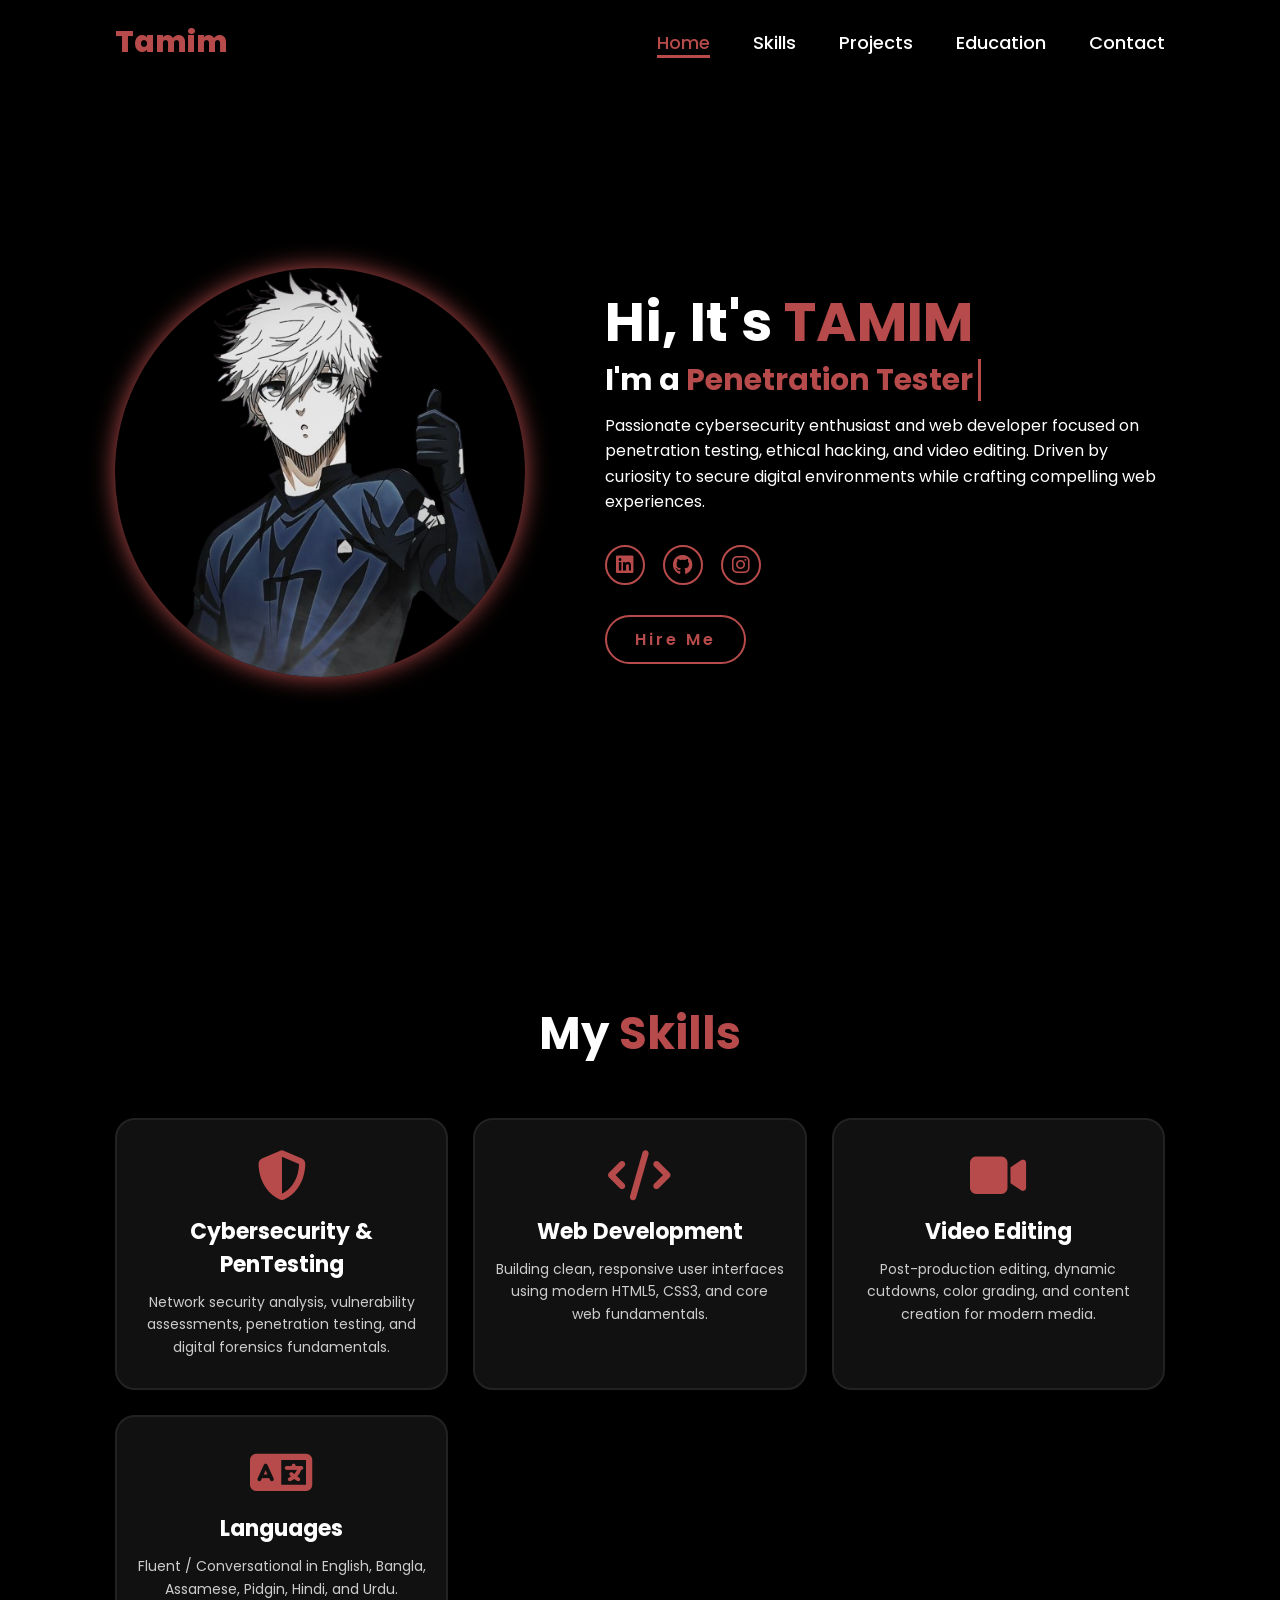
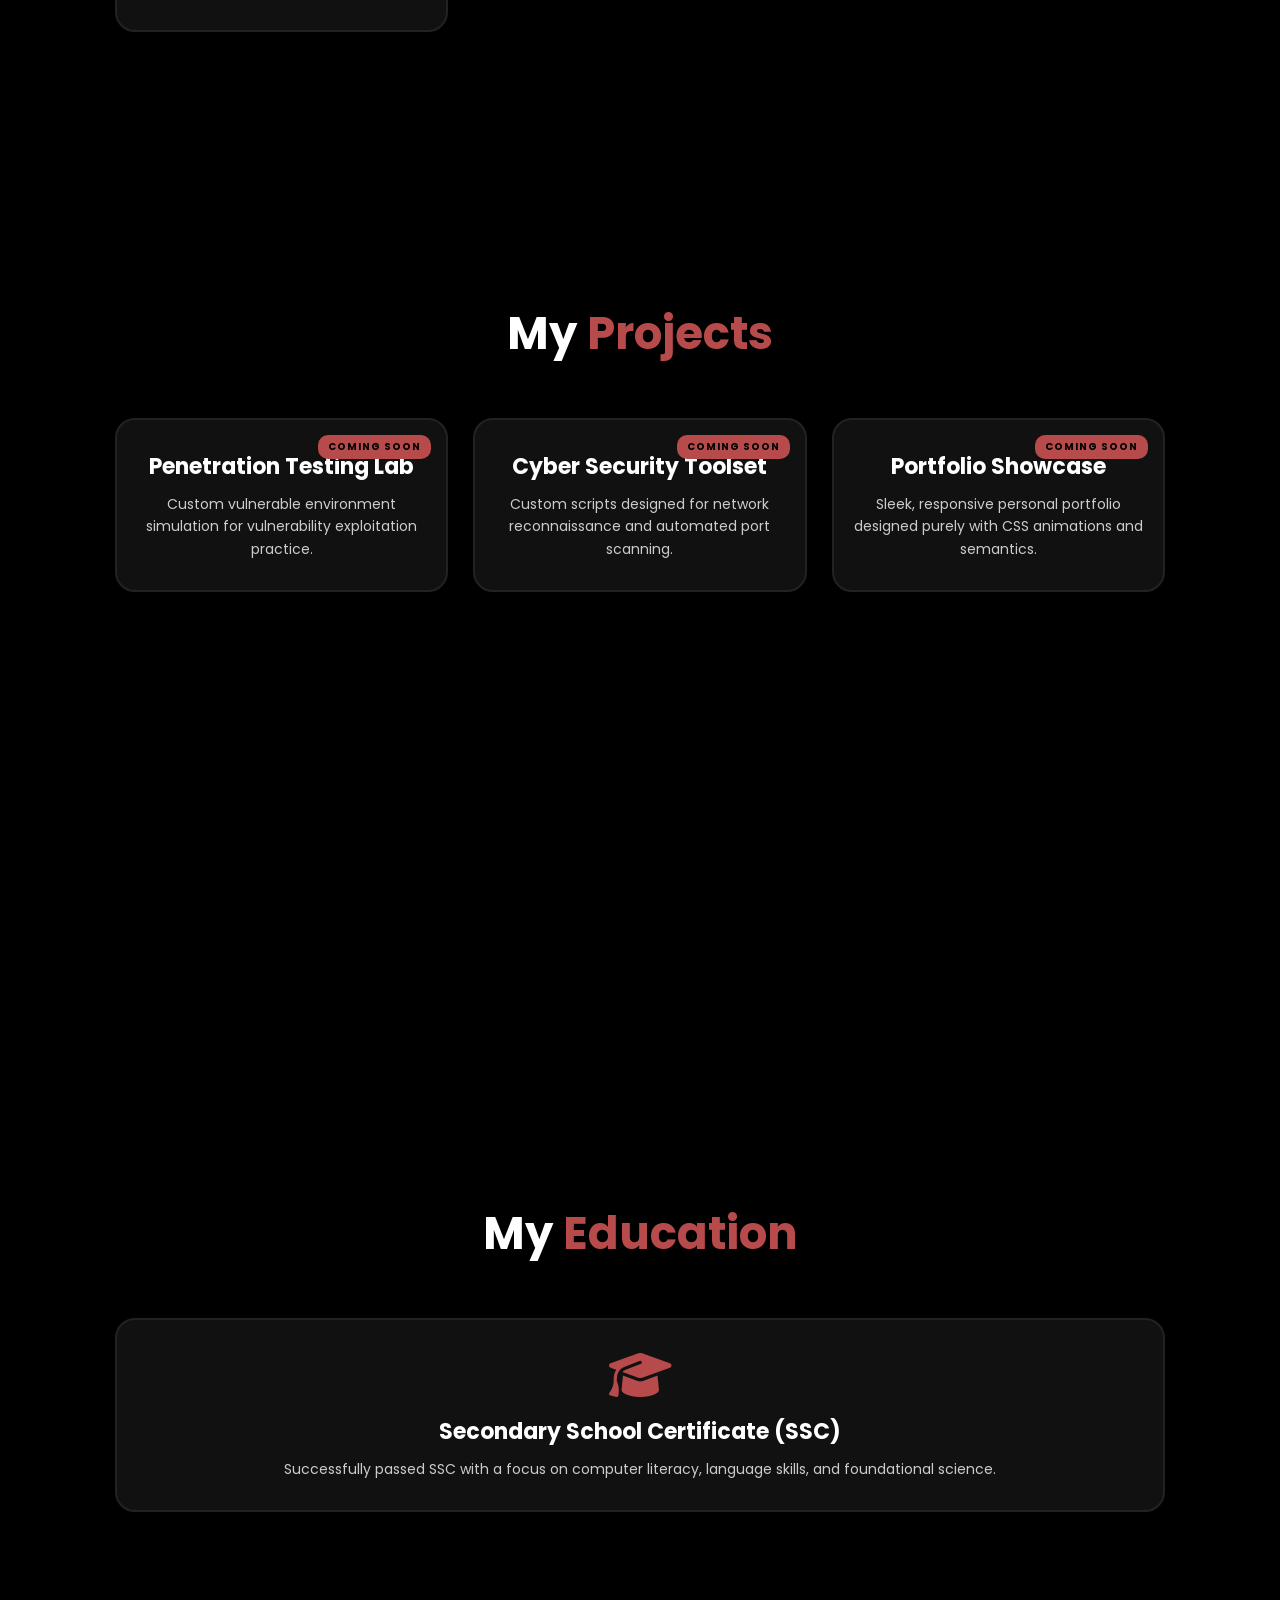
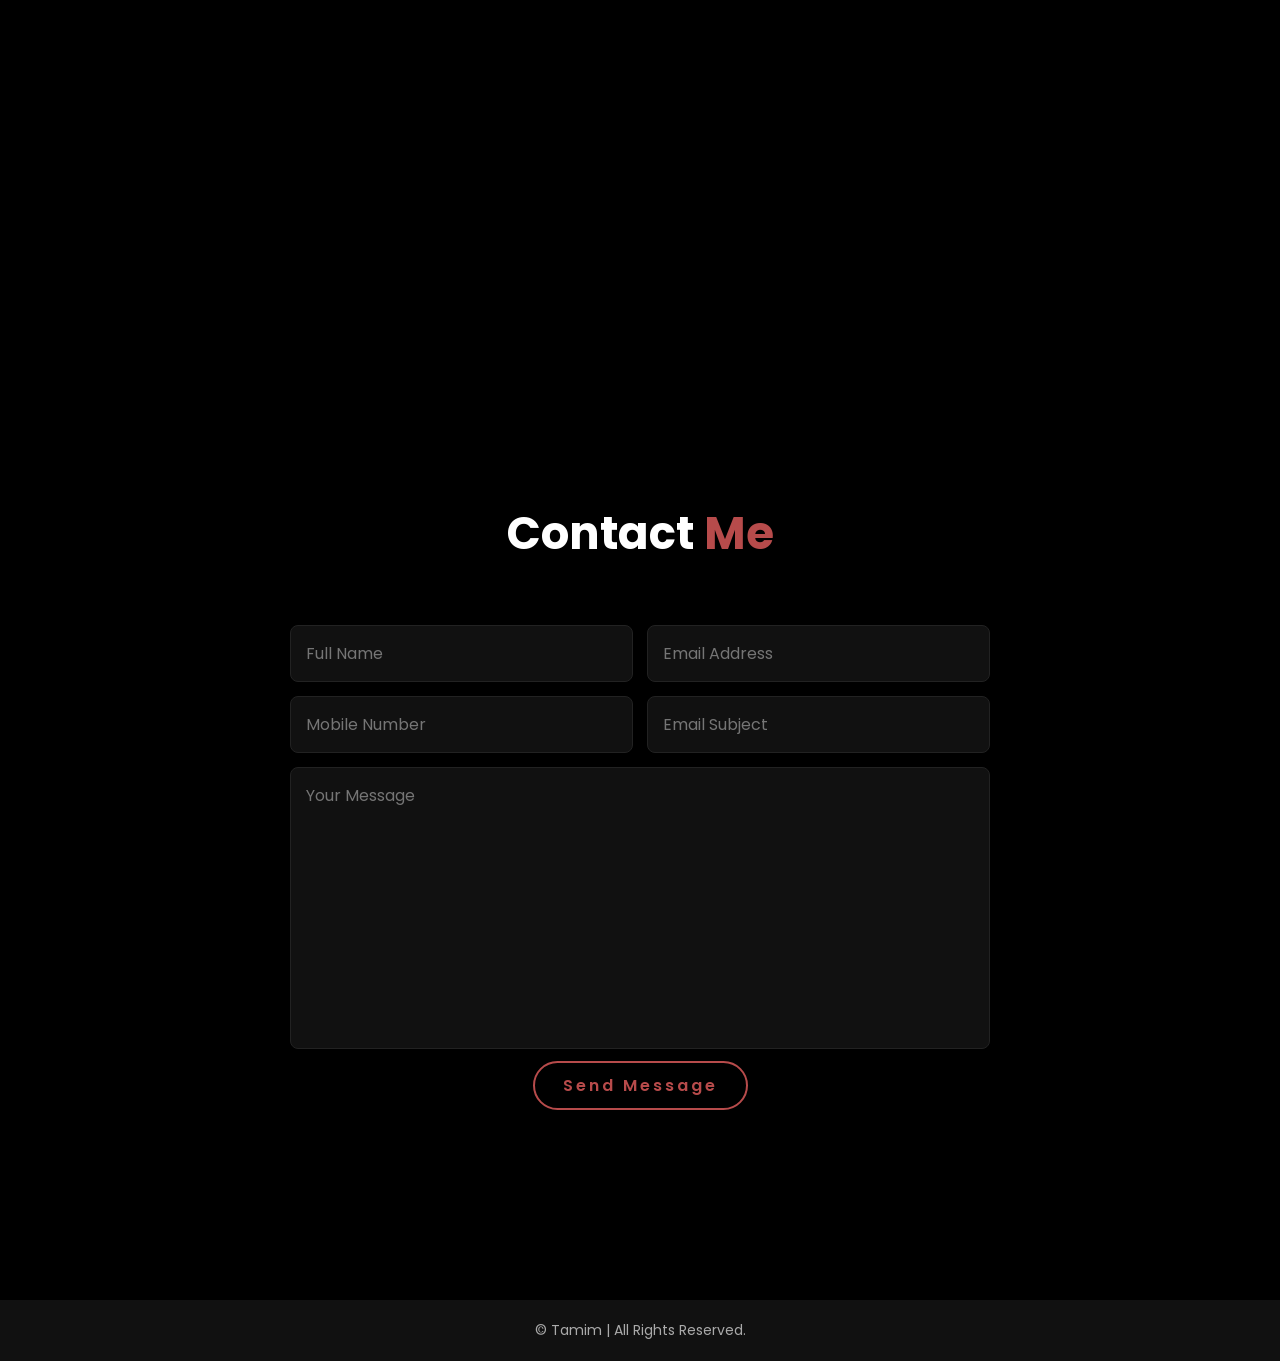
<file: index.html>
<!DOCTYPE html>
<html lang="en">
<head>
    <meta charset="UTF-8">
    <meta name="viewport" content="width=device-width, initial-scale=1.0">
    <link rel="stylesheet" href="https://cdnjs.cloudflare.com/ajax/libs/font-awesome/6.5.2/css/all.min.css">
    <link rel="stylesheet" href="style.css">
    <title>Tamim| Portfolio</title>
</head>
<body>
    <header>
        <a href="#home" class="logo">Tamim</a>
        <input type="checkbox" id="check">
        <label for="check" id="menu-icon">
            <i class="fa-solid fa-bars"></i>
        </label>

        <nav>
            <a href="#home" class="active">Home</a>
            <a href="#skills">Skills</a>
            <a href="#projects">Projects</a>
            <a href="#education">Education</a>
            <a href="#contact">Contact</a>
        </nav>
    </header>
    <section class="home" id="home">
        <div class="home-img">
            <img src="main.png" alt="Tamim Alam Profile Picture">
        </div>
        <div class="home-content">
            <h1>Hi, It's <span>TAMIM</span></h1>
            <h3 class="typing-text">I'm a <span></span></h3>
            <p>
                Passionate cybersecurity enthusiast and web developer focused on penetration testing, ethical hacking, and video editing. Driven by curiosity to secure digital environments while crafting compelling web experiences.
            </p>
            
            <div class="social-icons">
                <a href="https://www.linkedin.com/in/tamim-alam-187309416/" target="_blank"><i class="fa-brands fa-linkedin"></i></a>
                <a href="https://github.com/minatonamikaze359" target="_blank"><i class="fa-brands fa-github"></i></a>
                <a href="https://instagram.com/minatonamikaze359" target="_blank"><i class="fa-brands fa-instagram"></i></a>
            </div>
            
            <a href="#contact" class="btn">Hire Me</a>
        </div>
    </section>

   
    <section class="skills" id="skills">
        <h2 class="heading">My <span>Skills</span></h2>
        
        <div class="skills-container">
            <div class="skill-box">
                <i class="fa-solid fa-shield-halved"></i>
                <h3>Cybersecurity & PenTesting</h3>
                <p>Network security analysis, vulnerability assessments, penetration testing, and digital forensics fundamentals.</p>
            </div>

            <div class="skill-box">
                <i class="fa-solid fa-code"></i>
                <h3>Web Development</h3>
                <p>Building clean, responsive user interfaces using modern HTML5, CSS3, and core web fundamentals.</p>
            </div>

            <div class="skill-box">
                <i class="fa-solid fa-video"></i>
                <h3>Video Editing</h3>
                <p>Post-production editing, dynamic cutdowns, color grading, and content creation for modern media.</p>
            </div>

            <div class="skill-box">
                <i class="fa-solid fa-language"></i>
                <h3>Languages</h3>
                <p>Fluent / Conversational in English, Bangla, Assamese, Pidgin, Hindi, and Urdu.</p>
            </div>
        </div>
    </section>

 
    <section class="projects" id="projects">
        <h2 class="heading">My <span>Projects</span></h2>
        
        <div class="projects-container">
            <div class="project-card">
                <div class="badge">COMING SOON</div>
                <h3>Penetration Testing Lab</h3>
                <p>Custom vulnerable environment simulation for vulnerability exploitation practice.</p>
            </div>

            <div class="project-card">
                <div class="badge">COMING SOON</div>
                <h3>Cyber Security Toolset</h3>
                <p>Custom scripts designed for network reconnaissance and automated port scanning.</p>
            </div>

            <div class="project-card">
                <div class="badge">COMING SOON</div>
                <h3>Portfolio Showcase</h3>
                <p>Sleek, responsive personal portfolio designed purely with CSS animations and semantics.</p>
            </div>
        </div>
    </section>


    <section class="education" id="education">
        <h2 class="heading">My <span>Education</span></h2>
        
        <div class="education-container">
            <div class="education-box">
                <i class="fa-solid fa-graduation-cap"></i>
                <h3>Secondary School Certificate (SSC)</h3>
                <p>Successfully passed SSC with a focus on computer literacy, language skills, and foundational science.</p>
            </div>
        </div>
    </section>

    
    <section class="contact" id="contact">
        <h2 class="heading">Contact <span>Me</span></h2>
        
        <form action="#">
            <div class="input-box">
                <input type="text" placeholder="Full Name" required>
                <input type="email" placeholder="Email Address" required>
            </div>
            <div class="input-box">
                <input type="number" placeholder="Mobile Number">
                <input type="text" placeholder="Email Subject">
            </div>
            <textarea name="" id="" cols="30" rows="10" placeholder="Your Message" required></textarea>
            <input type="submit" value="Send Message" class="btn">
        </form>
    </section>

    <footer class="footer">
        <p>&copy; Tamim | All Rights Reserved.</p>
    </footer>
</body>
</html>
</file>
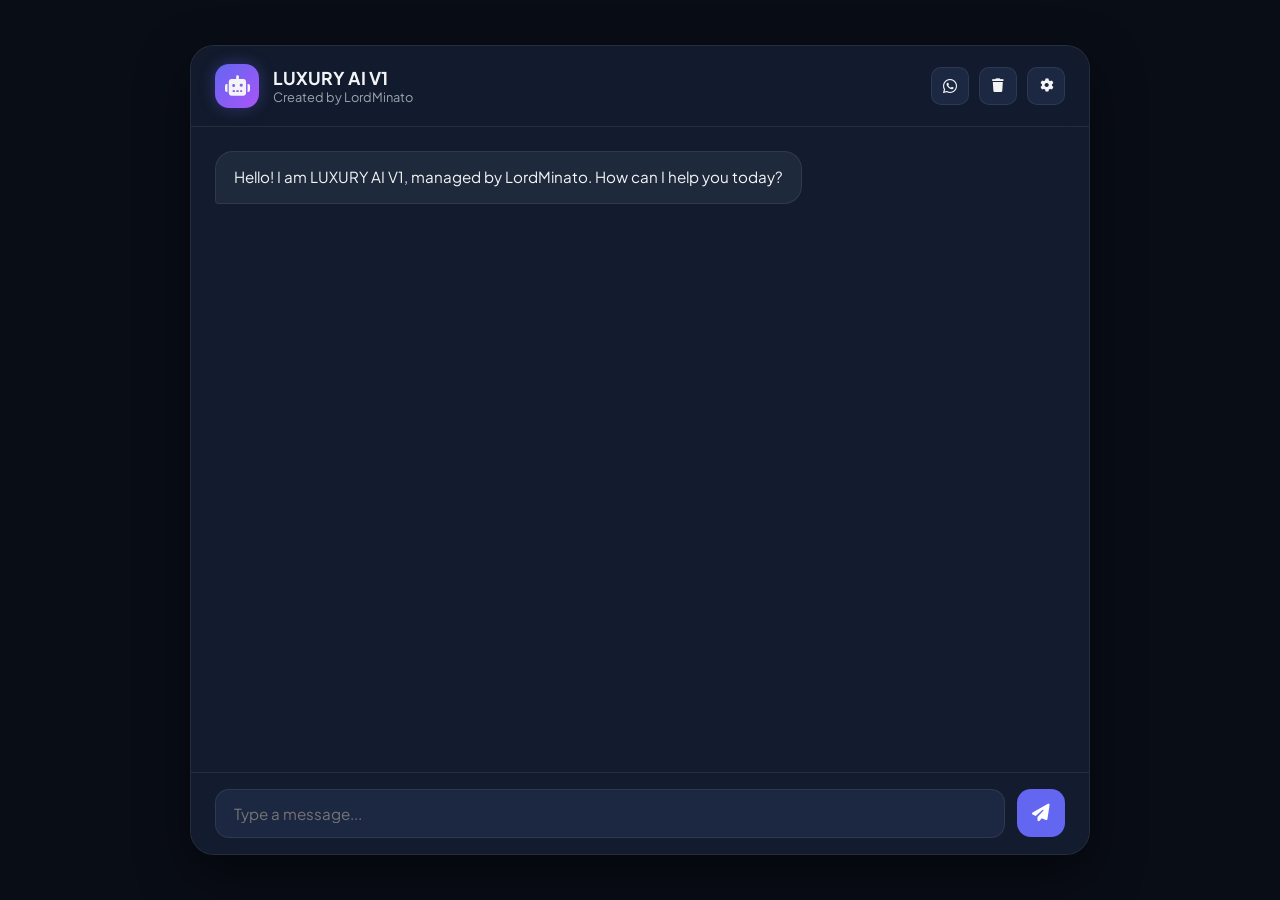
<file: testai.html>
<!DOCTYPE html>
<html lang="en">
<head>
    <meta charset="UTF-8">
    <meta name="viewport" content="width=device-width, initial-scale=1.0">
    <title>AI Assistant Studio</title>
    <link href="https://fonts.googleapis.com/css2?family=Plus+Jakarta+Sans:wght@400;500;600;700&display=swap" rel="stylesheet">
    <link rel="stylesheet" href="https://cdnjs.cloudflare.com/ajax/libs/font-awesome/6.4.0/css/all.min.css">
    <style>
        :root {
            --bg-primary: #090d16;
            --bg-secondary: #131b2e;
            --bg-tertiary: #1c2742;
            --accent: #6366f1;
            --accent-glow: rgba(99, 102, 241, 0.35);
            --text-main: #f3f4f6;
            --text-muted: #9ca3af;
            --border: rgba(255, 255, 255, 0.08);
            --user-msg: #4f46e5;
            --bot-msg: #1e293b;
            --error: #ef4444;
        }

        * {
            box-sizing: border-box;
            margin: 0;
            padding: 0;
            font-family: 'Plus Jakarta Sans', sans-serif;
        }

        body {
            background-color: var(--bg-primary);
            color: var(--text-main);
            height: 100vh;
            display: flex;
            align-items: center;
            justify-content: center;
            overflow: hidden;
        }

        .chat-container {
            width: 100%;
            max-width: 900px;
            height: 90vh;
            background: var(--bg-secondary);
            border: 1px solid var(--border);
            border-radius: 24px;
            display: flex;
            flex-direction: column;
            box-shadow: 0 20px 50px rgba(0,0,0,0.5);
            overflow: hidden;
            position: relative;
        }

        /* Header */
        header {
            padding: 18px 24px;
            background: rgba(19, 27, 46, 0.8);
            backdrop-filter: blur(12px);
            border-bottom: 1px solid var(--border);
            display: flex;
            justify-content: space-between;
            align-items: center;
            z-index: 10;
        }

        .bot-info {
            display: flex;
            align-items: center;
            gap: 14px;
        }

        .avatar {
            width: 44px;
            height: 44px;
            border-radius: 14px;
            background: linear-gradient(135deg, var(--accent), #a855f7);
            display: flex;
            align-items: center;
            justify-content: center;
            font-size: 20px;
            box-shadow: 0 0 15px var(--accent-glow);
        }

        .details h2 {
            font-size: 1.1rem;
            font-weight: 700;
        }

        .details p {
            font-size: 0.8rem;
            color: var(--text-muted);
        }

        .header-actions {
            display: flex;
            gap: 10px;
        }

        .icon-btn {
            background: var(--bg-tertiary);
            border: 1px solid var(--border);
            color: var(--text-main);
            width: 38px;
            height: 38px;
            border-radius: 10px;
            cursor: pointer;
            display: flex;
            align-items: center;
            justify-content: center;
            transition: 0.2s;
            text-decoration: none;
        }

        .icon-btn:hover {
            background: var(--accent);
            transform: translateY(-2px);
        }

        /* Chat Window */
        .chat-box {
            flex: 1;
            padding: 24px;
            overflow-y: auto;
            display: flex;
            flex-direction: column;
            gap: 18px;
            scroll-behavior: smooth;
        }

        .message {
            max-width: 75%;
            padding: 14px 18px;
            border-radius: 18px;
            font-size: 0.95rem;
            line-height: 1.5;
            word-wrap: break-word;
            animation: fadeIn 0.3s ease-in-out;
        }

        @keyframes fadeIn {
            from { opacity: 0; transform: translateY(10px); }
            to { opacity: 1; transform: translateY(0); }
        }

        .message.user {
            align-self: flex-end;
            background: var(--user-msg);
            color: #fff;
            border-bottom-right-radius: 4px;
        }

        .message.bot {
            align-self: flex-start;
            background: var(--bot-msg);
            border: 1px solid var(--border);
            border-bottom-left-radius: 4px;
        }

        /* Input Area */
        .input-container {
            padding: 16px 24px;
            background: var(--bg-secondary);
            border-top: 1px solid var(--border);
            display: flex;
            gap: 12px;
        }

        .input-container input {
            flex: 1;
            background: var(--bg-tertiary);
            border: 1px solid var(--border);
            border-radius: 14px;
            padding: 14px 18px;
            color: #fff;
            outline: none;
            font-size: 0.95rem;
            transition: 0.2s;
        }

        .input-container input:focus {
            border-color: var(--accent);
            box-shadow: 0 0 10px var(--accent-glow);
        }

        .send-btn {
            background: var(--accent);
            border: none;
            width: 48px;
            height: 48px;
            border-radius: 14px;
            color: #fff;
            cursor: pointer;
            display: flex;
            align-items: center;
            justify-content: center;
            font-size: 1.1rem;
            transition: 0.2s;
        }

        .send-btn:hover {
            opacity: 0.9;
            transform: scale(1.05);
        }

        /* Modals */
        .modal {
            display: none;
            position: absolute;
            top: 0; left: 0; width: 100%; height: 100%;
            background: rgba(0, 0, 0, 0.7);
            backdrop-filter: blur(8px);
            z-index: 100;
            align-items: center;
            justify-content: center;
        }

        .modal-content {
            background: var(--bg-secondary);
            border: 1px solid var(--border);
            width: 90%;
            max-width: 450px;
            padding: 24px;
            border-radius: 20px;
            display: flex;
            flex-direction: column;
            gap: 16px;
        }

        .modal-content h3 {
            font-size: 1.2rem;
            margin-bottom: 4px;
        }

        .form-group {
            display: flex;
            flex-direction: column;
            gap: 6px;
        }

        .form-group label {
            font-size: 0.85rem;
            color: var(--text-muted);
        }

        .form-group input {
            background: var(--bg-tertiary);
            border: 1px solid var(--border);
            padding: 10px 14px;
            border-radius: 10px;
            color: #fff;
            outline: none;
        }

        .error-msg {
            color: var(--error);
            font-size: 0.8rem;
            display: none;
        }

        .modal-actions {
            display: flex;
            justify-content: flex-end;
            gap: 10px;
            margin-top: 10px;
        }

        .btn {
            padding: 10px 18px;
            border-radius: 10px;
            border: none;
            cursor: pointer;
            font-weight: 600;
        }

        .btn-primary { background: var(--accent); color: #fff; }
        .btn-secondary { background: var(--bg-tertiary); color: var(--text-muted); }
    </style>
</head>
<body>

    <div class="chat-container">
        <header>
            <div class="bot-info">
                <div class="avatar"><i class="fa-solid fa-robot"></i></div>
                <div class="details">
                    <h2 id="display-bot-name">AI Assistant</h2>
                    <p>Created by <span id="display-owner">Owner</span></p>
                </div>
            </div>
            <div class="header-actions">
                <a id="wa-link" href="#" target="_blank" class="icon-btn" title="WhatsApp Channel">
                    <i class="fa-brands fa-whatsapp"></i>
                </a>
                <button class="icon-btn" onclick="clearMemory()" title="Clear Memory">
                    <i class="fa-solid fa-trash"></i>
                </button>
                <button class="icon-btn" onclick="openAdminPortal()" title="Admin Configuration">
                    <i class="fa-solid fa-gear"></i>
                </button>
            </div>
        </header>

        <div class="chat-box" id="chat-box"></div>

        <div class="input-container">
            <input type="text" id="user-input" placeholder="Type a message..." onkeypress="handleKeyPress(event)">
            <button class="send-btn" onclick="sendMessage()">
                <i class="fa-solid fa-paper-plane"></i>
            </button>
        </div>
    </div>

    <!-- Admin Login Modal -->
    <div class="modal" id="login-modal">
        <div class="modal-content">
            <h3>Admin Login</h3>
            <div class="form-group">
                <label>Username</label>
                <input type="text" id="login-username" placeholder="Enter username">
            </div>
            <div class="form-group">
                <label>Password</label>
                <input type="password" id="login-password" placeholder="Enter password">
            </div>
            <div class="error-msg" id="login-error">Invalid username or password.</div>
            <div class="modal-actions">
                <button class="btn btn-secondary" onclick="toggleModal('login-modal', false)">Cancel</button>
                <button class="btn btn-primary" onclick="verifyLogin()">Login</button>
            </div>
        </div>
    </div>

    <!-- Configuration Modal -->
    <div class="modal" id="config-modal">
        <div class="modal-content">
            <h3>Custom Configuration</h3>
            <div class="form-group">
                <label>AI Name</label>
                <input type="text" id="cfg-bot-name">
            </div>
            <div class="form-group">
                <label>Owner Name</label>
                <input type="text" id="cfg-owner">
            </div>
            <div class="form-group">
                <label>WhatsApp Channel URL</label>
                <input type="text" id="cfg-wa-link">
            </div>
            <div class="modal-actions">
                <button class="btn btn-secondary" onclick="toggleModal('config-modal', false)">Cancel</button>
                <button class="btn btn-primary" onclick="saveSettings()">Save Configuration</button>
            </div>
        </div>
    </div>

    <script>
        const CREDENTIALS = {
            user: "admin",
            pass: "Minato5151@"
        };

        const defaultConfig = {
            botName: "LUXURY AI V1",
            owner: "LordMinato",
            waLink: "https://whatsapp.com/channel/example"
        };

        let config = JSON.parse(localStorage.getItem('ai_bot_config')) || defaultConfig;
        let chatMemory = JSON.parse(localStorage.getItem('ai_bot_memory')) || [];

        window.onload = () => {
            applyConfig();
            loadChatHistory();
        };

        function applyConfig() {
            document.getElementById('display-bot-name').innerText = config.botName;
            document.getElementById('display-owner').innerText = config.owner;
            document.getElementById('wa-link').href = config.waLink;

            document.getElementById('cfg-bot-name').value = config.botName;
            document.getElementById('cfg-owner').value = config.owner;
            document.getElementById('cfg-wa-link').value = config.waLink;
        }

        function toggleModal(id, show) {
            document.getElementById(id).style.display = show ? 'flex' : 'none';
        }

        function openAdminPortal() {
            document.getElementById('login-username').value = '';
            document.getElementById('login-password').value = '';
            document.getElementById('login-error').style.display = 'none';
            toggleModal('login-modal', true);
        }

        function verifyLogin() {
            const user = document.getElementById('login-username').value;
            const pass = document.getElementById('login-password').value;

            if (user === CREDENTIALS.user && pass === CREDENTIALS.pass) {
                toggleModal('login-modal', false);
                toggleModal('config-modal', true);
            } else {
                document.getElementById('login-error').style.display = 'block';
            }
        }

        function saveSettings() {
            config.botName = document.getElementById('cfg-bot-name').value || defaultConfig.botName;
            config.owner = document.getElementById('cfg-owner').value || defaultConfig.owner;
            config.waLink = document.getElementById('cfg-wa-link').value || defaultConfig.waLink;

            localStorage.setItem('ai_bot_config', JSON.stringify(config));
            applyConfig();
            toggleModal('config-modal', false);
        }

        function renderMessage(text, sender) {
            const chatBox = document.getElementById('chat-box');
            const msgDiv = document.createElement('div');
            msgDiv.classList.add('message', sender);
            msgDiv.innerText = text;
            chatBox.appendChild(msgDiv);
            chatBox.scrollTop = chatBox.scrollHeight;
        }

        function loadChatHistory() {
            const chatBox = document.getElementById('chat-box');
            chatBox.innerHTML = '';
            if (chatMemory.length === 0) {
                renderMessage(`Hello! I am ${config.botName}, managed by ${config.owner}. How can I help you today?`, 'bot');
            } else {
                chatMemory.forEach(msg => renderMessage(msg.text, msg.sender));
            }
        }

        function saveToMemory(text, sender) {
            chatMemory.push({ text, sender });
            localStorage.setItem('ai_bot_memory', JSON.stringify(chatMemory));
        }

        function clearMemory() {
            if (confirm("Clear chat memory history?")) {
                chatMemory = [];
                localStorage.removeItem('ai_bot_memory');
                loadChatHistory();
            }
        }

        function handleKeyPress(e) {
            if (e.key === 'Enter') sendMessage();
        }

        async function sendMessage() {
            const inputField = document.getElementById('user-input');
            const text = inputField.value.trim();
            if (!text) return;

            renderMessage(text, 'user');
            saveToMemory(text, 'user');
            inputField.value = '';

            const loadingId = 'loading-' + Date.now();
            const chatBox = document.getElementById('chat-box');
            const loadingDiv = document.createElement('div');
            loadingDiv.classList.add('message', 'bot');
            loadingDiv.id = loadingId;
            loadingDiv.innerText = "Thinking...";
            chatBox.appendChild(loadingDiv);
            chatBox.scrollTop = chatBox.scrollHeight;

            try {
                const response = await fetch(`https://luxurystudioweb.com/test.php?text=${encodeURIComponent(text)}`);
                const data = await response.json();
                
                const botReply = data.data || "No response received.";

                document.getElementById(loadingId).remove();
                renderMessage(botReply, 'bot');
                saveToMemory(botReply, 'bot');
            } catch (error) {
                document.getElementById(loadingId).remove();
                const errorMsg = "Failed to connect to the server.";
                renderMessage(errorMsg, 'bot');
            }
        }
    </script>
</body>
</html>
</file>
<file: style.css>
@import url('https://fonts.googleapis.com/css2?family=Poppins:wght@100;200;300;400;500;600;700;800&display=swap');

* {
    margin: 0;
    padding: 0;
    box-sizing: border-box;
    text-decoration: none;
    border: none;
    outline: none;
    font-family: 'Poppins', sans-serif;
}

html {
    font-size: 62.5%;
    scroll-behavior: smooth;
}

body {
    width: 100%;
    min-height: 100vh;
    overflow-x: hidden;
    background-color: #000;
    color: #fff;
}


header {
    position: fixed;
    top: 0;
    left: 0;
    width: 100%;
    padding: 2rem 9%;
    background-color: rgba(0, 0, 0, 0.9);
    backdrop-filter: blur(10px);
    display: flex;
    justify-content: space-between;
    align-items: center;
    z-index: 100;
}

.logo {
    font-size: 3rem;
    color: #b74b4b;
    font-weight: 800;
    cursor: pointer;
    transition: 0.5s ease;
}

.logo:hover {
    transform: scale(1.1);
}

nav a {
    font-size: 1.8rem;
    color: #fff;
    margin-left: 4rem;
    font-weight: 500;
    transition: 0.3s ease;
    border-bottom: 3px solid transparent;
}

nav a:hover,
nav a.active {
    color: #b74b4b;
    border-bottom: 3px solid #b74b4b;
}


#check {
    display: none;
}

#menu-icon {
    font-size: 3.6rem;
    color: #b74b4b;
    display: none;
    cursor: pointer;
}


section {
    min-height: 100vh;
    padding: 10rem 9% 5rem;
}

.heading {
    text-align: center;
    font-size: 4.5rem;
    margin-bottom: 5rem;
}

span {
    color: #b74b4b;
}


.home {
    display: flex;
    justify-content: center;
    align-items: center;
    gap: 8rem;
}

.home-content h1 {
    font-size: 5.5rem;
    font-weight: 700;
    line-height: 1.3;
}

.home-content h3 {
    font-size: 3rem;
    margin-bottom: 1rem;
    font-weight: 700;
}

.home-content p {
    font-size: 1.6rem;
    line-height: 1.6;
    margin-top: 1rem;
}

.home-img img {
    width: 32vw;
    border-radius: 50%;
    box-shadow: 0 0 25px #b74b4b;
    transition: 0.4s ease-in-out;
}

.home-img img:hover {
    box-shadow: 0 0 50px #b74b4b;
}

.social-icons a {
    display: inline-flex;
    justify-content: center;
    align-items: center;
    width: 4rem;
    height: 4rem;
    background-color: transparent;
    border: 0.2rem solid #b74b4b;
    font-size: 2rem;
    border-radius: 50%;
    margin: 3rem 1.5rem 3rem 0;
    transition: 0.3s ease;
    color: #b74b4b;
}

.social-icons a:hover {
    color: #000;
    transform: scale(1.3) translateY(-5px);
    background-color: #b74b4b;
    box-shadow: 0 0 25px #b74b4b;
}

.btn {
    display: inline-block;
    padding: 1rem 2.8rem;
    background-color: #000;
    border-radius: 4rem;
    font-size: 1.6rem;
    color: #b74b4b;
    letter-spacing: 0.3rem;
    font-weight: 600;
    border: 2px solid #b74b4b;
    transition: 0.3s ease;
    cursor: pointer;
}

.btn:hover {
    transform: scale(1.03);
    background-color: #b74b4b;
    color: #000;
    box-shadow: 0 0 25px #b74b4b;
}


.typing-text span::before {
    content: "Penetration Tester";
    color: #b74b4b;
    animation: words 16s infinite;
}

.typing-text span::after {
    content: "";
    border-right: 3px solid #b74b4b;
    margin-left: 5px;
    animation: blink 0.7s infinite;
}

@keyframes blink {
    0%, 100% { opacity: 1; }
    50% { opacity: 0; }
}

@keyframes words {
    0%, 25% { content: "Penetration Tester"; }
    26%, 50% { content: "Video Editor"; }
    51%, 75% { content: "Cybersecurity Enthusiast"; }
    76%, 100% { content: "Web Developer"; }
}


.skills-container,
.projects-container,
.education-container {
    display: grid;
    grid-template-columns: repeat(auto-fit, minmax(280px, 1fr));
    gap: 2.5rem;
}

.skill-box,
.project-card,
.education-box {
    background-color: #111;
    padding: 3rem 2rem;
    border-radius: 2rem;
    border: 2px solid #222;
    text-align: center;
    transition: 0.4s ease;
    position: relative;
}

.skill-box:hover,
.project-card:hover,
.education-box:hover {
    border-color: #b74b4b;
    transform: translateY(-8px);
    box-shadow: 0 0 20px rgba(183, 75, 75, 0.3);
}

.skill-box i,
.education-box i {
    font-size: 5rem;
    color: #b74b4b;
    margin-bottom: 1.5rem;
}

.skill-box h3,
.project-card h3,
.education-box h3 {
    font-size: 2.2rem;
    margin-bottom: 1rem;
}

.skill-box p,
.project-card p,
.education-box p {
    font-size: 1.4rem;
    color: #ccc;
    line-height: 1.6;
}


.badge {
    position: absolute;
    top: 1.5rem;
    right: 1.5rem;
    background-color: #b74b4b;
    color: #000;
    font-size: 1rem;
    font-weight: 700;
    padding: 0.4rem 1rem;
    border-radius: 1rem;
    letter-spacing: 1px;
}


.contact form {
    max-width: 70rem;
    margin: 1rem auto;
    text-align: center;
}

.contact form .input-box {
    display: flex;
    justify-content: space-between;
    flex-wrap: wrap;
}

.contact form .input-box input,
.contact form textarea {
    width: 100%;
    padding: 1.5rem;
    font-size: 1.6rem;
    color: #fff;
    background: #111;
    border-radius: 0.8rem;
    margin: 0.7rem 0;
    border: 1px solid #222;
}

.contact form .input-box input {
    width: 49%;
}

.contact form textarea {
    resize: none;
}

.contact form input:focus,
.contact form textarea:focus {
    border-color: #b74b4b;
}

.footer {
    padding: 2rem 9%;
    background-color: #111;
    text-align: center;
    font-size: 1.4rem;
    color: #aaa;
}


@media (max-width: 995px) {
    #menu-icon {
        display: block;
    }

    
    #check:checked ~ nav {
        display: block;
    }

    nav {
        position: absolute;
        top: 100%;
        right: 0;
        width: 50%;
        padding: 2rem;
        background-color: #161616;
        border-left: 2px solid #b74b4b;
        border-bottom: 2px solid #b74b4b;
        border-bottom-left-radius: 2rem;
        display: none;
    }

    nav a {
        display: block;
        font-size: 2rem;
        margin: 2rem 0;
    }

    .home {
        flex-direction: column-reverse;
        margin-top: 5rem;
    }

    .home-content h3 {
        font-size: 2.5rem;
    }

    .home-content h1 {
        font-size: 4.5rem;
    }

    .home-img img {
        width: 60vw;
    }

    .contact form .input-box input {
        width: 100%;
    }
}
</file>
